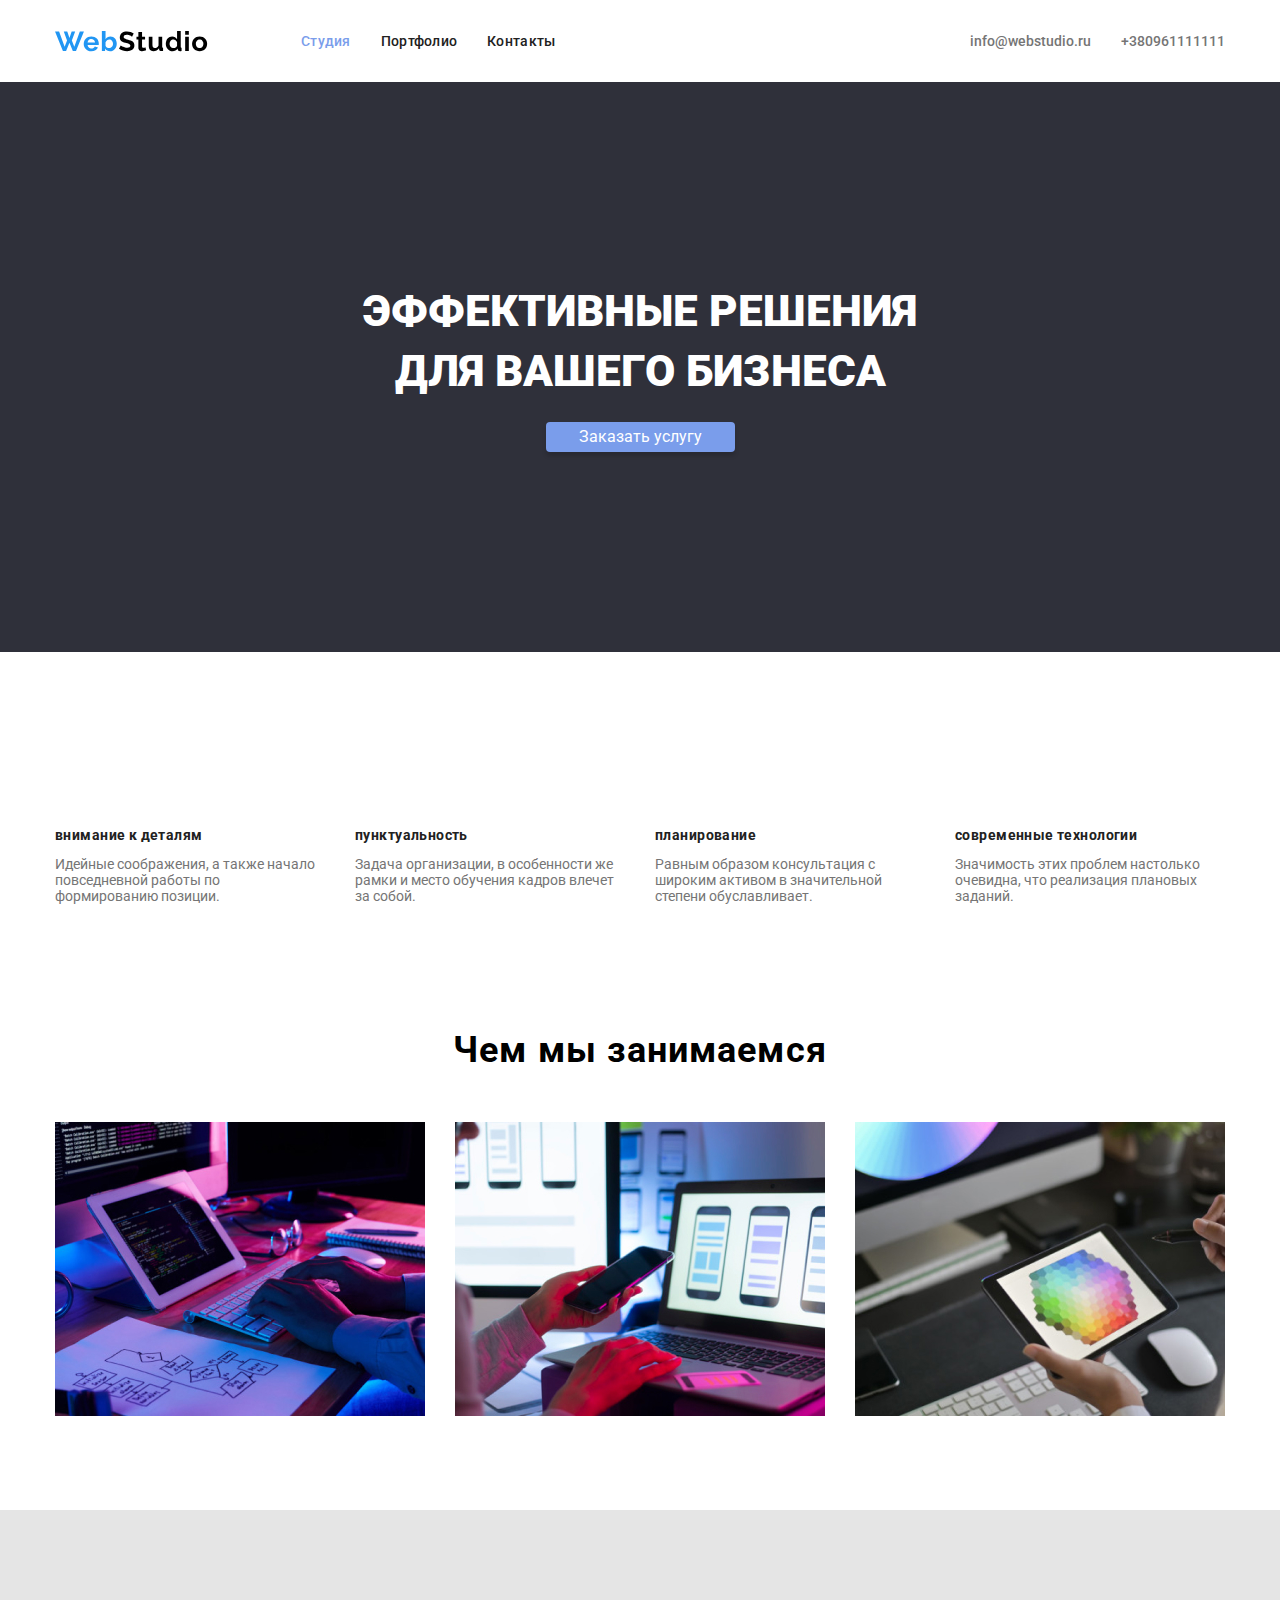
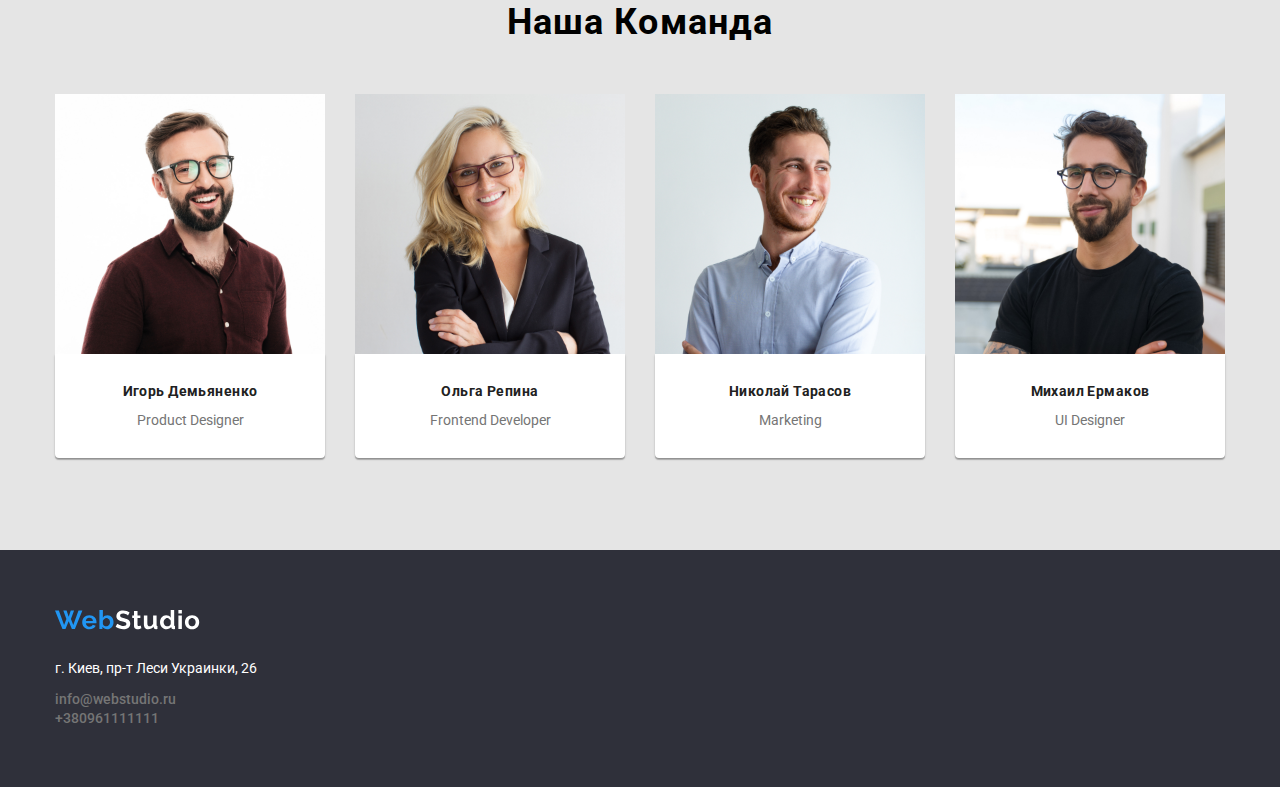
<file: index.html>
<!DOCTYPE html>
<html lang="en">
  <head>
    <meta charset="UTF-8" />
    <meta name="viewport" content="width=device-width, initial-scale=1.0" />
    <link
      rel="stylesheet"
      href="https://cdnjs.cloudflare.com/ajax/libs/modern-normalize/0.7.0/modern-normalize.min.css"
    />
    <link rel="stylesheet" href="./css/style.css" />
    <link
     href="https://fonts.googleapis.com/css2?family=Raleway:wght@700&family=Roboto:wght@400;500;700;900&display=swap"
        rel="stylesheet">
 
    <title>Web Studio</title>
  </head>
  <body>
    <!--Header-->
    <header>
      <div class="container menu-nav">
      <nav class="menu-nav">
        <a class="logo" href=./index.html><img src="./images/WebStudio.svg" width="153" alt="logo" /></a>
        <ul class="navigation main-nav">
          <li class="item"><a class="link current" href=./index.html> Студия</a></li>
          <li class="item"><a class="link" href=./portfolio.html>Портфолио</a></li>
          <li class="item"><a class="link" href="Контакты">Контакты</a></li>
        </ul>
      </nav>
      
      
      <ul class="contacts-nav">
        <li class="item">
          <a class="link-address" href="mailto:info@webstudio.ru"
            >info@webstudio.ru</a
          >
        </li>
        <li class="item">
          <a class="link-address" href="tel:+380961111111">+380961111111</a>
        </li>
      </ul>
      </div>
      
    </header>
    <!--main content-->
    <main>
    
      <section class="banner">
        <h1 class="hero">ЭФФЕКТИВНЫЕ РЕШЕНИЯ <br> ДЛЯ ВАШЕГО БИЗНЕСА</h1>
      <button type="button" class="button">Заказать услугу</button>
      </section>
    
      <!--section1-->
      
      <section class="points top">
      <div class="container">
        <ul class="points-list">
          <li class="item">
            <h3 class="about-header">внимание к деталям</h3>
            <p>
              Идейные соображения, а также начало повседневной работы по
              формированию позиции.
            </p>
          </li>

          <li class="item"> 
            <h3 class="about-header">пунктуальность</h3>
            <p>
              Задача организации, в особенности же рамки и место обучения кадров
              влечет за собой.
            </p>
          </li>

          <li class="item">
            <h3 class="about-header">планирование</h3>
            <p>
              Равным образом консультация с широким активом в значительной
              степени обуславливает.
            </p>
          </li>

          <li class="item">
            <h3 class="about-header">современные технологии</h3>
            <p>
              Значимость этих проблем настолько очевидна, что реализация
              плановых заданий.
            </p>
          </li>
        </ul>
        </div>
      </section>
      
      <!--Section2-->
      
      <section class="points">
        <div class="container">
        <h2 class="section-header">Чем мы занимаемся</h2>
        <ul class="points-list">
          <li class="item-points"> 
            <img src="./images/img1.jpg" width="370" alt="box1" />
          </li>

          <li class="item-points">
            <img src="./images/img2.jpg" width="370" alt="box2" />
          </li>
          <li class="item-points">
            <img src="./images/img3.jpg" width="370" alt="box3" />
          </li>
        </ul>
        </div>
      </section>
      
      <!--Section3-->
      
      <section class="team-section">
        <div class="container">
        <h2 class="section-header">Наша Команда</h2>
        <ul class="team-list">
          <li class="item-points">
            
            <img src="./images/img4.jpg" width="270" alt="card1" />
            <div class="team-name">
            <h3 class="about-header">Игорь Демьяненко</h3>
            <p>Product Designer</p>
            </div>
          </li>

          <li class="item-points">
            <img src="./images/img5.jpg" width="270" alt="card2" />
            <div class="team-name">
            <h3 class="about-header">Ольга Репина</h3>
            <p>Frontend Developer</p>
            </div>
          </li>

          <li class="item-points">
            <img src="./images/img6.jpg" width="270" alt="card3" />
            <div class="team-name">
            <h3 class="about-header">Николай Тарасов</h3>
            <p>Marketing</p>
          </div>  
          </li>

          <li class="item-points">
            <img src="./images/img7.jpg" width="270" alt="card4" />
            <div class="team-name">
            <h3 class="about-header">Михаил Ермаков</h3>
            <p>UI Designer</p>
            </div>
          </li>
        </ul>
        </div>
      </section>
      
    </main>
    <footer>
      <div class="container">
      <a href=./index.html
        ><img src="./images/WebStudiofooter.svg" width="145" alt="logo" />
      </a>

      <br>
      <address>
        <p class="footer-address">
          г. Киев, пр-т Леси Украинки, 26
        </p>
        <a class="link-address" href="mailto:info@webstudio.ru">info@webstudio.ru</a>
        <br>
        <a class="link-address" href="tel:+380961111111">+380961111111</a>
        </address>
        </div>
    </footer>
  </body>
</html>
</file>
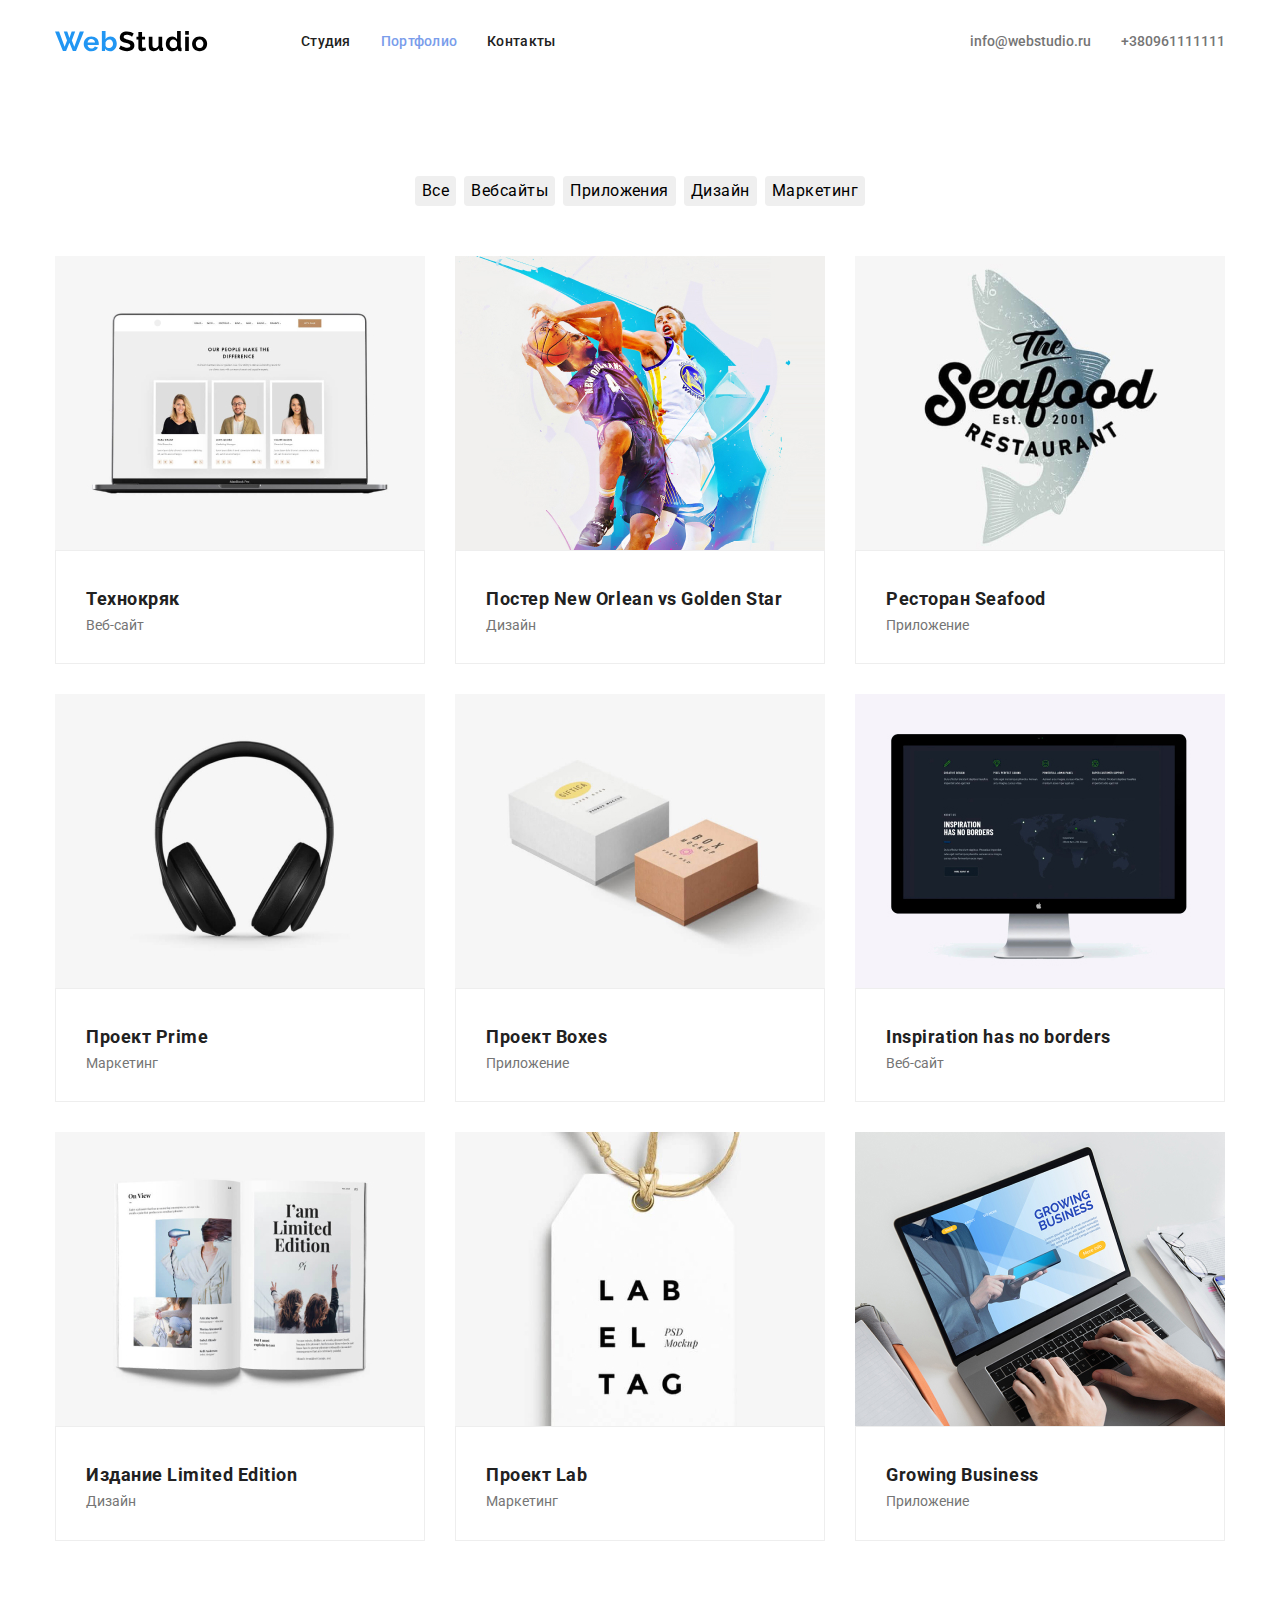
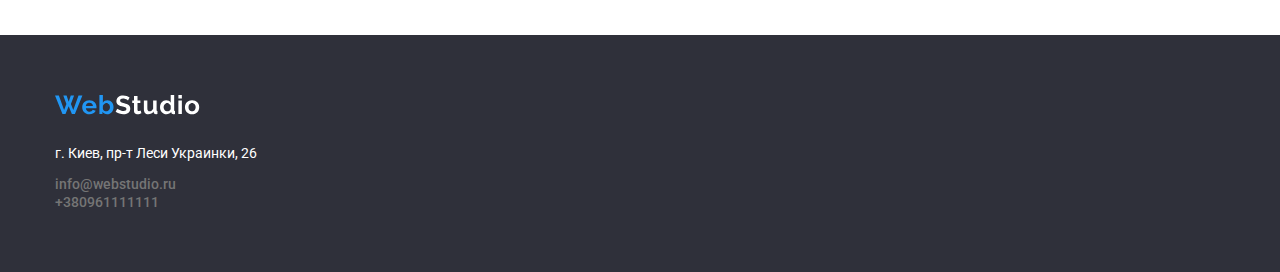
<file: portfolio.html>
<!DOCTYPE html>
<html lang="en">
  <head>
    <meta charset="UTF-8" />
    <meta name="viewport" content="width=device-width, initial-scale=1.0" />
    <link
      rel="stylesheet"
      href="https://cdnjs.cloudflare.com/ajax/libs/modern-normalize/0.7.0/modern-normalize.min.css"
    />
    <link rel="stylesheet" href="./css/style.css" />
    <link
      href="https://fonts.googleapis.com/css2?family=Raleway:wght@700&family=Roboto:wght@400;500;700;900&display=swap"
        rel="stylesheet">
   
    <title>Portfolio</title>
  </head>
  <body>
    <!--Header-->
    <header>
      <div class="container menu-nav">
        <nav class="menu-nav">
    <a class="logo" href=./index.html><img src="./images/WebStudio.svg" width="153" alt="logo" /></a>
          <ul class="navigation main-nav">
            <li class="item"><a class="link" href=./index.html> Студия</a></li>
            <li class="item"><a class="link current" href=./portfolio.html>Портфолио</a></li>
            <li class="item"><a class="link" href="Контакты">Контакты</a></li>
          </ul>
        </nav>
    
    
        <ul class="contacts-nav">
          <li class="item">
            <a class="link-address" href="mailto:info@webstudio.ru">info@webstudio.ru</a>
          </li>
          <li class="item">
            <a class="link-address" href="tel:+380961111111">+380961111111</a>
          </li>
        </ul>
      </div>
      </div>
    </header>
    <!--main content-->
    <main>
      <!--section1-->
      
      <section class="portfolio-page"> 
      <div class="container">
        <ul class="portfolio-button">
          <li class="item-button">
            <button class="button-portfolio">Все</button>
          </li>
          <li class="item-button">
            <button class="button-portfolio">Вебсайты</button>
          </li>
          <li class="item-button">
            <button class="button-portfolio">Приложения</button>
          </li>
          <li class="item-button">
            <button class="button-portfolio">Дизайн</button>
          </li>
          <li class="item-button">
            <button class="button-portfolio">Маркетинг</button>
          </li>
        </ul>
        
      
        <ul class="portfolio-list">
          <li class="item-button-portfolio">
            <a class="portfolio-link" href=""
              ><img src="./images/img8.jpg" width="370" alt="card1"
            />
            <div class="portfolio-name">
            <h2 class="portfolio-header">Технокряк</h2>
            <p>Веб-сайт</p></a>
            </div>
          </li>

          <li class="item-button-portfolio">
            <a class="portfolio-link" href=""
              ><img src="./images/img9.jpg" width="370" alt="card2"
            />
          <div class="portfolio-name">
            <h2 class="portfolio-header">Постер New Orlean vs Golden Star</h2>
            <p>Дизайн</p></a>
            </div>
          </li>

          <li class="item-button-portfolio">
            <a class="portfolio-link" href=""
              ><img src="./images/img10.jpg" width="370" alt="card3"
            />
          <div class="portfolio-name">
            <h2 class="portfolio-header">Ресторан Seafood</h2>
            <p>Приложение</p></a>
            </div>
          </li>

          <li class="item-button-portfolio">
            <a class="portfolio-link" href=""
              ><img src="./images/img11.jpg" width="370" alt="card4"
            />
            <div class="portfolio-name">
            <h2 class="portfolio-header">Проект Prime</h2>
            <p>Маркетинг</p></a>
            </div>
          </li>
          <li class="item-button-portfolio"> 
            <a class="portfolio-link" href=""
              ><img src="./images/img12.jpg" width="370" alt="card5"
            />
            <div class="portfolio-name">
            <h2 class="portfolio-header">Проект Boxes</h2>
            <p>Приложение</p></a>
            </div>
          </li>
          <li class="item-button-portfolio">
            <a class="portfolio-link" href=""
              ><img src="./images/img13.jpg" width="370" alt="card6"
            />
            <div class="portfolio-name">
            <h2 class="portfolio-header">Inspiration has no borders</h2>
            <p>Веб-сайт</p></a>
            </div>
          </li>
          <li class="item-button-portfolio">
            <a class="portfolio-link" href=""
              ><img src="./images/img14.jpg" width="370" alt="card7"
            />
            <div class="portfolio-name">
            <h2 class="portfolio-header">Издание Limited Edition</h2>
            <p>Дизайн</p></a>
            </div>
          </li>
          <li class="item-button-portfolio">
            <a class="portfolio-link" href=""
              ><img src="./images/img15.jpg" width="370" alt="card8"
            />
            <div class="portfolio-name">
            <h2 class="portfolio-header">Проект Lab</h2>
            <p>Маркетинг</p></a>
            </div>
          </li>
          <li class="item-button-portfolio"> 
            <a class="portfolio-link" href=""
              ><img src="./images/img16.jpg" width="370" alt="card9"
            />
            <div class="portfolio-name">
            <h2 class="portfolio-header">Growing Business</h2>
            <p>Приложение</p></a>
            </div>
          </li>
        </ul>
        </div>
      </section>
      
    
    </main>
    <footer>
      <div class="container">
      <a href=./index.html
        ><img src="./images/WebStudiofooter.svg" width="145" alt="logo" />
      </a>
      <br>
      <address>
      <p class="footer-address">
        г. Киев, пр-т Леси Украинки, 26
      </p>
        <a class="link-address" href="mailto:info@webstudio.ru"
          >info@webstudio.ru</a
        >
        <br>
        <a class="link-address" href="tel:+380961111111">+380961111111</a>
      </address>
      </div>
    </footer>
  </body>
</html>
</file>
<file: css/style.css>
:root {
  --black-color: #212121;
  --white-color: #ffffff;
  --blue-color: #7a9deb;
  --grey-color: #757575;
  --dark-color: #2f303a;
  --background-color: #e5e5e5;
}

header {
  background-color: var(--white-color);
}
.navigation .link {
  color: var(--black-color);
  font-size: 14px;
  line-height: 1.14;
  font-weight: 500;
  letter-spacing: 0.02em;
  text-decoration: none;
}
.item:not(:last-child) {
  margin-right: 30px;
}
.item {
  display: block;
  padding-top: 32px;
  padding-bottom: 32px;
}

.link.current {
  color: var(--blue-color);
}

.link:hover,
.link:focus,
.link-address:hover,
.link-address:focus {
  color: var(--blue-color);
}

.link-address {
  color: var(--grey-color);
  font-weight: 500;
  font-size: 14px;
  line-height: 1.14;
  text-decoration: none;
  font-style: normal;
}

.banner {
  background-color: var(--dark-color);
  text-align: center;
  padding-top: 200px;
  padding-bottom: 200px;
}

.hero {
  font-weight: 900;
  font-size: 44px;
  line-height: 1.36;
  color: var(--white-color);
  margin-bottom: 20px;
  margin-top: 0;
}

.button {
  font-size: 16px;
  height: 30px;
  color: var(--white-color);
  background-color: var(--blue-color);
  border-radius: 4px;
  box-shadow: 0px 4px 4px rgba(0, 0, 0, 0.15);
  border: 1px solid transparent;
  padding: 0 32px 0 32px;
}

.button-portfolio {
  font-weight: 400;
  font-size: 16px;
  line-height: 1.62;
  text-align: center;
  letter-spacing: 0.03em;
  border-radius: 4px;
  border: 1px solid transparent;
}

.button-portfolio:hover,
.button-portfolio:focus {
  background-color: var(--blue-color);
  color: var(--white-color);
}

.about-header {
  font-weight: 700;
  font-size: 14px;
  line-height: 1.14;
  letter-spacing: 0.03em;
  color: var(--black-color);
  margin-top: 0;
  margin-bottom: 12px;
}

.team-name {
  padding-top: 30px;
  padding-bottom: 30px;
  text-align: center;
  background: #ffffff;
  box-shadow: 0px 1px 3px rgba(0, 0, 0, 0.12), 0px 1px 1px rgba(0, 0, 0, 0.14),
    0px 2px 1px rgba(0, 0, 0, 0.2);
  border-radius: 0px 0px 4px 4px;
}

.portfolio-name {
  padding: 30px;
  border: 1px solid #eeeeee;
}

.section-header {
  font-weight: 700;
  font-size: 36px;
  line-height: 1.16;
  text-align: center;
  letter-spacing: 0.03em;

  margin: 0;
}

.portfolio-header {
  font-weight: 700;
  font-size: 18px;
  line-height: 0.88;
  letter-spacing: 0.03em;
  line-height: 36px;
  color: var(--black-color);
  margin: 0;
}
.portfolio-link {
  text-decoration: none;
}

body {
  font-family: Roboto, sans-serif;
}

ul {
  list-style: none;
  margin: 0;
  padding: 0;
}
p {
  color: var(--grey-color);
  font-size: 14px;
  margin-top: 0;
  margin-bottom: 0;
}

img {
  display: block;
  max-width: 100%;
  height: auto;
}

.team-section {
  background-color: var(--background-color);
  padding-bottom: 92px;
  padding-top: 92px;
}

footer {
  background-color: var(--dark-color);
  padding-top: 60px;
  padding-bottom: 60px;
}
.footer-address {
  color: var(--white-color);
  font-size: 14px;
  line-height: 1.71;
  text-decoration: none;
  font-style: normal;
  margin-top: 9px;
  margin-bottom: 9px;
}
.container {
  margin-left: auto;
  margin-right: auto;
  padding-left: 15px;
  padding-right: 15px;
  width: 1200px;
}
.menu-nav {
  display: flex;
  align-items: center;
}

.main-nav {
  display: flex;
  align-items: center;
}
.logo {
  margin-right: 93px;
}

.contacts-nav {
  display: flex;

  align-items: center;
  margin-left: auto;
}
.points {
  padding-bottom: 94px;
  margin: 0;
}

.top {
  padding-top: 94px;
}

.points-list {
  display: flex;
  margin-top: 50px;
}

.team-list {
  display: flex;
  margin-top: 50px;
}

.item-points:not(:last-child) {
  margin-right: 30px;
}
.portfolio-page {
  padding-top: 94px;
  padding-bottom: 94px;
}
.portfolio-button {
  display: flex;
  justify-content: center;
  margin-bottom: 50px;
  margin-top: 0;
}
.item-button + .item-button {
  margin-left: 8px;
}

.item-button-portfolio {
  margin-right: 30px;
  margin-bottom: 30px;
}
.item-button-portfolio:nth-child(3n) {
  margin-right: 0;
}

.item-button-portfolio:nth-child(n + 7) {
  margin-bottom: 0px;
}

.portfolio-list {
  display: flex;
  flex-wrap: wrap;
  margin: 0;
  padding: 0;
}
.points-list .item {
  width: calc((100% - 90px) / 4);
}
.points-list .item-points {
  width: calc((100% - 60px) / 3);
}
.team-list .item-points {
  width: calc((100% - 90px) / 4);
}
.portfolio-list .item-button-portfolio {
  width: calc((100% - 60px) / 3);
}
</file>
